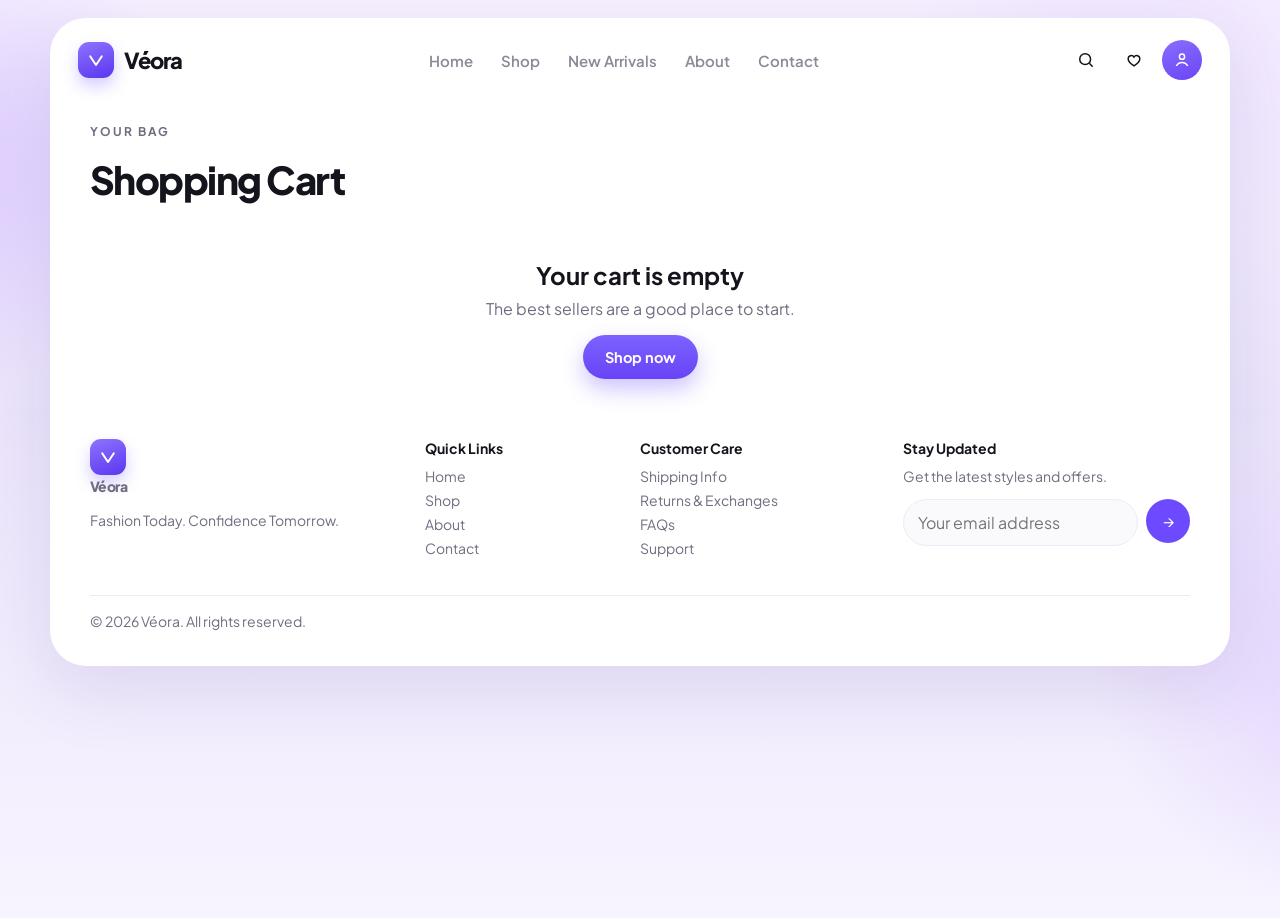
<file: cart.html>
<!DOCTYPE html>
<html lang="en">
<head>
  <meta charset="UTF-8">
  <meta name="viewport" content="width=device-width, initial-scale=1">
  <title>Cart · Véora</title>
  <meta name="description" content="Your Véora shopping cart.">
  <link rel="icon" href="favicon.svg" type="image/svg+xml">
  <link rel="preconnect" href="https://fonts.googleapis.com">
  <link rel="preconnect" href="https://fonts.gstatic.com" crossorigin>
  <link href="https://fonts.googleapis.com/css2?family=Caveat:wght@600&family=Plus+Jakarta+Sans:wght@400;500;600;700;800&display=swap" rel="stylesheet">
  <link rel="stylesheet" href="css/styles.css">
</head>
<body data-page="cart">
  <a class="skip" href="#main">Skip to content</a>
  <div class="shell">
    <header class="header">
      <a class="logo" href="index.html"><span class="logo-mark" aria-hidden="true"><svg viewBox="0 0 24 24" fill="none" stroke="#fff" stroke-width="2.4" stroke-linecap="round" stroke-linejoin="round"><path d="M5 7.5 12 18l7-10.5"/></svg></span>Véora</a>
      <button class="nav-toggle" type="button" aria-label="Open menu" aria-expanded="false"><span></span><span></span><span></span></button>
      <nav class="nav" id="site-nav">
        <a href="index.html">Home</a>
        <a href="shop.html">Shop</a>
        <a href="arrivals.html">New Arrivals</a>
        <a href="about.html">About</a>
        <a href="contact.html">Contact</a>
      </nav>
      <div class="header-tools">
        <button class="icon-btn" id="search-open" type="button" aria-label="Search"><svg viewBox="0 0 24 24" fill="none" stroke="currentColor" stroke-width="1.8"><circle cx="11" cy="11" r="6.5"/><path d="m16 16 4 4"/></svg></button>
        <a class="icon-btn" href="wishlist.html" aria-label="Wishlist"><svg viewBox="0 0 24 24" fill="none" stroke="currentColor" stroke-width="1.8"><path d="M12 19s-7-4.2-7-8.5a3.8 3.8 0 0 1 7-2 3.8 3.8 0 0 1 7 2C19 14.8 12 19 12 19z"/></svg><span class="count" data-wish-count hidden>0</span></a>
        <div class="account">
          <button class="icon-btn account-btn" id="account-open" type="button" aria-label="Account menu"><svg viewBox="0 0 24 24" fill="none" stroke="currentColor" stroke-width="1.8"><circle cx="12" cy="8" r="3.1"/><path d="M5.2 19.2c1.4-2.8 3.6-4.2 6.8-4.2s5.4 1.4 6.8 4.2"/></svg></button>
          <div class="dropdown" id="account-menu" hidden>
            <a href="cart.html">Shopping cart <b data-cart-count>0</b></a>
            <a href="wishlist.html">Saved items <b data-wish-count hidden>0</b></a>
            <a href="orders.html">My orders</a>
            <a href="help.html">Help center</a>
          </div>
        </div>
      </div>
    </header>
    <div class="search-panel" id="search-panel" hidden>
      <input id="search-input" type="search" placeholder="Search hoodies, caps, shoes…" aria-label="Search the collection">
      <div id="search-results"></div>
    </div>
    <main id="main">
      <div class="page-intro"><p class="eyebrow">YOUR BAG</p><h1>Shopping Cart</h1></div>
      <div id="cart-root"></div>
    </main>
    <footer class="footer">
      <div><a class="logo" href="index.html"><span class="logo-mark" aria-hidden="true"><svg viewBox="0 0 24 24" fill="none" stroke="#fff" stroke-width="2.4" stroke-linecap="round" stroke-linejoin="round"><path d="M5 7.5 12 18l7-10.5"/></svg></span>Véora</a><p style="margin-top:10px">Fashion Today. Confidence Tomorrow.</p></div>
      <div><h3>Quick Links</h3><a href="index.html">Home</a><a href="shop.html">Shop</a><a href="about.html">About</a><a href="contact.html">Contact</a></div>
      <div><h3>Customer Care</h3><a href="help.html#shipping">Shipping Info</a><a href="help.html#returns">Returns & Exchanges</a><a href="help.html#faqs">FAQs</a><a href="help.html#support">Support</a></div>
      <div>
        <h3>Stay Updated</h3>
        <p>Get the latest styles and offers.</p>
        <form class="newsletter" id="newsletter"><input type="email" name="email" placeholder="Your email address" aria-label="Email address" required><button type="submit" aria-label="Subscribe">→</button></form>
        <p class="form-note" id="news-note"></p>
      </div>
      <p class="legal">© 2026 Véora. All rights reserved.</p>
    </footer>
  </div>
  <div class="toast" id="toast" role="status"></div>
  <script src="js/data.js"></script>
  <script src="js/app.js"></script>
</body>
</html>
</file>
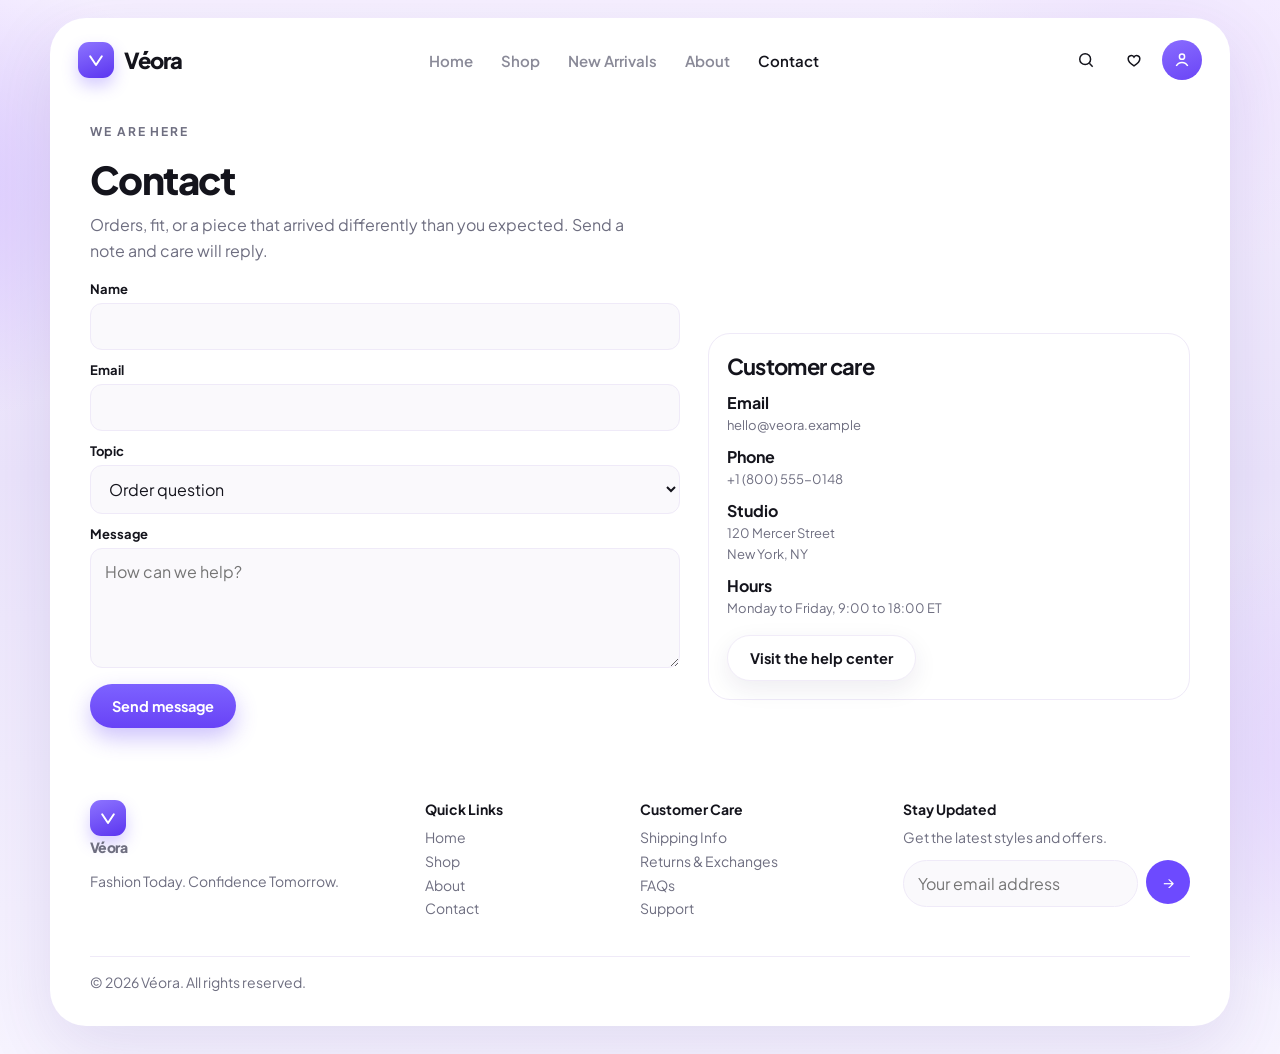
<file: contact.html>
<!DOCTYPE html>
<html lang="en">
<head>
  <meta charset="UTF-8">
  <meta name="viewport" content="width=device-width, initial-scale=1">
  <title>Contact · Véora</title>
  <meta name="description" content="Contact Véora customer care.">
  <link rel="icon" href="favicon.svg" type="image/svg+xml">
  <link rel="preconnect" href="https://fonts.googleapis.com">
  <link rel="preconnect" href="https://fonts.gstatic.com" crossorigin>
  <link href="https://fonts.googleapis.com/css2?family=Caveat:wght@600&family=Plus+Jakarta+Sans:wght@400;500;600;700;800&display=swap" rel="stylesheet">
  <link rel="stylesheet" href="css/styles.css">
</head>
<body data-page="contact">
  <a class="skip" href="#main">Skip to content</a>
  <div class="shell">
    <header class="header">
      <a class="logo" href="index.html"><span class="logo-mark" aria-hidden="true"><svg viewBox="0 0 24 24" fill="none" stroke="#fff" stroke-width="2.4" stroke-linecap="round" stroke-linejoin="round"><path d="M5 7.5 12 18l7-10.5"/></svg></span>Véora</a>
      <button class="nav-toggle" type="button" aria-label="Open menu" aria-expanded="false"><span></span><span></span><span></span></button>
      <nav class="nav" id="site-nav">
        <a href="index.html">Home</a>
        <a href="shop.html">Shop</a>
        <a href="arrivals.html">New Arrivals</a>
        <a href="about.html">About</a>
        <a class="active" href="contact.html" aria-current="page">Contact</a>
      </nav>
      <div class="header-tools">
        <button class="icon-btn" id="search-open" type="button" aria-label="Search"><svg viewBox="0 0 24 24" fill="none" stroke="currentColor" stroke-width="1.8"><circle cx="11" cy="11" r="6.5"/><path d="m16 16 4 4"/></svg></button>
        <a class="icon-btn" href="wishlist.html" aria-label="Wishlist"><svg viewBox="0 0 24 24" fill="none" stroke="currentColor" stroke-width="1.8"><path d="M12 19s-7-4.2-7-8.5a3.8 3.8 0 0 1 7-2 3.8 3.8 0 0 1 7 2C19 14.8 12 19 12 19z"/></svg><span class="count" data-wish-count hidden>0</span></a>
        <div class="account">
          <button class="icon-btn account-btn" id="account-open" type="button" aria-label="Account menu"><svg viewBox="0 0 24 24" fill="none" stroke="currentColor" stroke-width="1.8"><circle cx="12" cy="8" r="3.1"/><path d="M5.2 19.2c1.4-2.8 3.6-4.2 6.8-4.2s5.4 1.4 6.8 4.2"/></svg></button>
          <div class="dropdown" id="account-menu" hidden>
            <a href="cart.html">Shopping cart <b data-cart-count>0</b></a>
            <a href="wishlist.html">Saved items <b data-wish-count hidden>0</b></a>
            <a href="orders.html">My orders</a>
            <a href="help.html">Help center</a>
          </div>
        </div>
      </div>
    </header>
    <div class="search-panel" id="search-panel" hidden>
      <input id="search-input" type="search" placeholder="Search hoodies, caps, shoes…" aria-label="Search the collection">
      <div id="search-results"></div>
    </div>
    <main id="main">
      <div class="page-intro">
        <p class="eyebrow">WE ARE HERE</p>
        <h1>Contact</h1>
        <p>Orders, fit, or a piece that arrived differently than you expected. Send a note and care will reply.</p>
      </div>
      <section class="contact-grid">
        <div>
          <form id="contact-form">
            <div class="field"><label for="name">Name</label><input id="name" name="name" required autocomplete="name"></div>
            <div class="field"><label for="email">Email</label><input id="email" name="email" type="email" required autocomplete="email"></div>
            <div class="field">
              <label for="topic">Topic</label>
              <select id="topic" name="topic">
                <option>Order question</option>
                <option>Returns & exchanges</option>
                <option>Product and fit</option>
                <option>Something else</option>
              </select>
            </div>
            <div class="field"><label for="message">Message</label><textarea id="message" name="message" required placeholder="How can we help?"></textarea></div>
            <button class="btn btn-primary" type="submit">Send message</button>
            <p class="form-note" id="contact-note"></p>
          </form>
          <div class="success-box" id="contact-success" hidden>
            <h3>Message received</h3>
            <p class="muted">Thanks for writing. This demo stores nothing, so a stylist will not email you back. For a real shop, this is where the note would land.</p>
          </div>
        </div>
        <aside class="panel">
          <h2 style="font-size:22px;letter-spacing:-0.03em;margin-bottom:12px">Customer care</h2>
          <p><strong>Email</strong><br><span class="muted">hello@veora.example</span></p>
          <p style="margin-top:12px"><strong>Phone</strong><br><span class="muted">+1 (800) 555-0148</span></p>
          <p style="margin-top:12px"><strong>Studio</strong><br><span class="muted">120 Mercer Street<br>New York, NY</span></p>
          <p style="margin-top:12px"><strong>Hours</strong><br><span class="muted">Monday to Friday, 9:00 to 18:00 ET</span></p>
          <a class="btn btn-ghost" style="margin-top:18px" href="help.html">Visit the help center</a>
        </aside>
      </section>
    </main>
    <footer class="footer">
      <div><a class="logo" href="index.html"><span class="logo-mark" aria-hidden="true"><svg viewBox="0 0 24 24" fill="none" stroke="#fff" stroke-width="2.4" stroke-linecap="round" stroke-linejoin="round"><path d="M5 7.5 12 18l7-10.5"/></svg></span>Véora</a><p style="margin-top:10px">Fashion Today. Confidence Tomorrow.</p></div>
      <div><h3>Quick Links</h3><a href="index.html">Home</a><a href="shop.html">Shop</a><a href="about.html">About</a><a href="contact.html">Contact</a></div>
      <div><h3>Customer Care</h3><a href="help.html#shipping">Shipping Info</a><a href="help.html#returns">Returns & Exchanges</a><a href="help.html#faqs">FAQs</a><a href="help.html#support">Support</a></div>
      <div>
        <h3>Stay Updated</h3>
        <p>Get the latest styles and offers.</p>
        <form class="newsletter" id="newsletter"><input type="email" name="email" placeholder="Your email address" aria-label="Email address" required><button type="submit" aria-label="Subscribe">→</button></form>
        <p class="form-note" id="news-note"></p>
      </div>
      <p class="legal">© 2026 Véora. All rights reserved.</p>
    </footer>
  </div>
  <div class="toast" id="toast" role="status"></div>
  <script src="js/data.js"></script>
  <script src="js/app.js"></script>
</body>
</html>
</file>
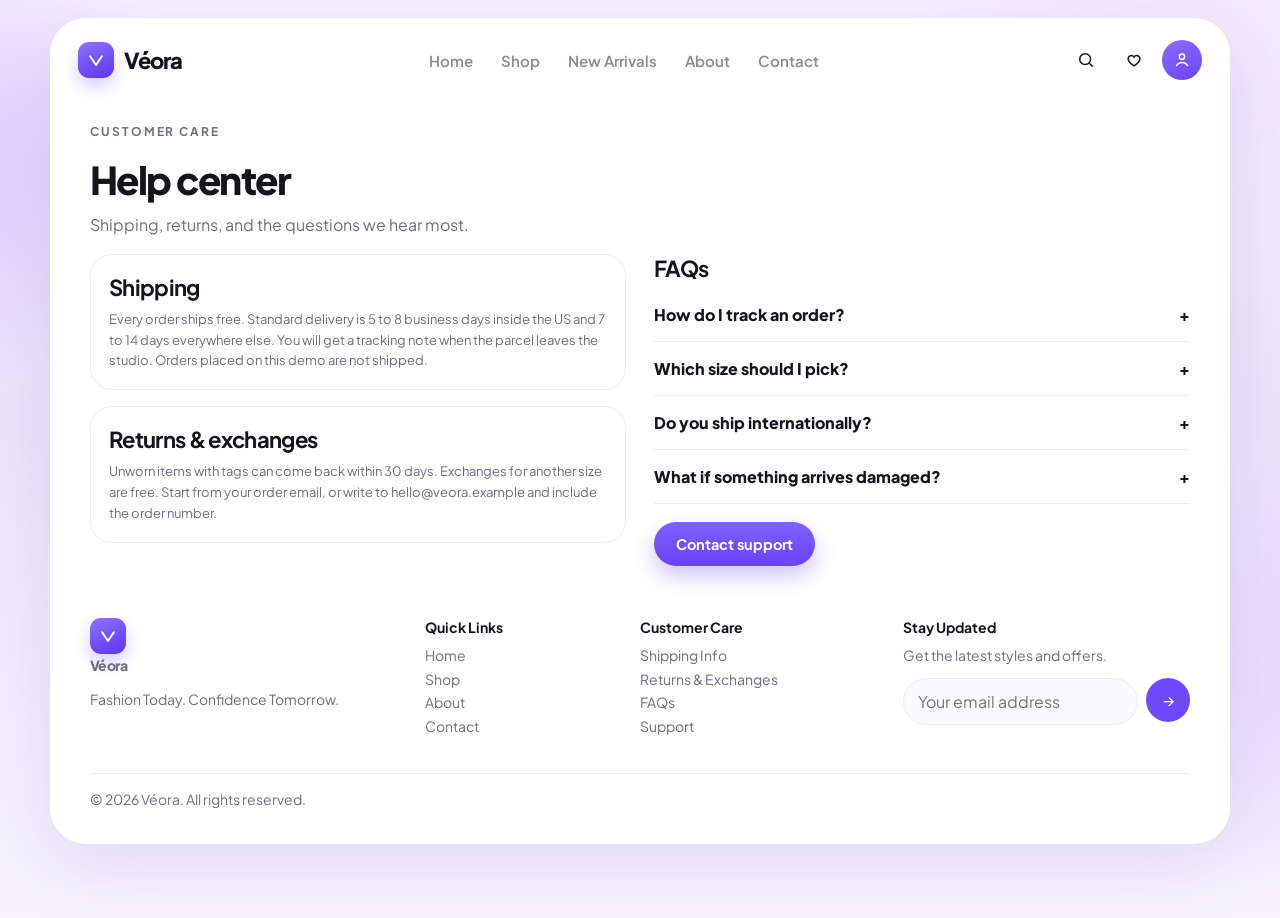
<file: help.html>
<!DOCTYPE html>
<html lang="en">
<head>
  <meta charset="UTF-8">
  <meta name="viewport" content="width=device-width, initial-scale=1">
  <title>Help · Véora</title>
  <meta name="description" content="Shipping, returns, and answers from Véora customer care.">
  <link rel="icon" href="favicon.svg" type="image/svg+xml">
  <link rel="preconnect" href="https://fonts.googleapis.com">
  <link rel="preconnect" href="https://fonts.gstatic.com" crossorigin>
  <link href="https://fonts.googleapis.com/css2?family=Caveat:wght@600&family=Plus+Jakarta+Sans:wght@400;500;600;700;800&display=swap" rel="stylesheet">
  <link rel="stylesheet" href="css/styles.css">
</head>
<body data-page="help">
  <a class="skip" href="#main">Skip to content</a>
  <div class="shell">
    <header class="header">
      <a class="logo" href="index.html"><span class="logo-mark" aria-hidden="true"><svg viewBox="0 0 24 24" fill="none" stroke="#fff" stroke-width="2.4" stroke-linecap="round" stroke-linejoin="round"><path d="M5 7.5 12 18l7-10.5"/></svg></span>Véora</a>
      <button class="nav-toggle" type="button" aria-label="Open menu" aria-expanded="false"><span></span><span></span><span></span></button>
      <nav class="nav" id="site-nav">
        <a href="index.html">Home</a>
        <a href="shop.html">Shop</a>
        <a href="arrivals.html">New Arrivals</a>
        <a href="about.html">About</a>
        <a href="contact.html">Contact</a>
      </nav>
      <div class="header-tools">
        <button class="icon-btn" id="search-open" type="button" aria-label="Search"><svg viewBox="0 0 24 24" fill="none" stroke="currentColor" stroke-width="1.8"><circle cx="11" cy="11" r="6.5"/><path d="m16 16 4 4"/></svg></button>
        <a class="icon-btn" href="wishlist.html" aria-label="Wishlist"><svg viewBox="0 0 24 24" fill="none" stroke="currentColor" stroke-width="1.8"><path d="M12 19s-7-4.2-7-8.5a3.8 3.8 0 0 1 7-2 3.8 3.8 0 0 1 7 2C19 14.8 12 19 12 19z"/></svg><span class="count" data-wish-count hidden>0</span></a>
        <div class="account">
          <button class="icon-btn account-btn" id="account-open" type="button" aria-label="Account menu"><svg viewBox="0 0 24 24" fill="none" stroke="currentColor" stroke-width="1.8"><circle cx="12" cy="8" r="3.1"/><path d="M5.2 19.2c1.4-2.8 3.6-4.2 6.8-4.2s5.4 1.4 6.8 4.2"/></svg></button>
          <div class="dropdown" id="account-menu" hidden>
            <a href="cart.html">Shopping cart <b data-cart-count>0</b></a>
            <a href="wishlist.html">Saved items <b data-wish-count hidden>0</b></a>
            <a href="orders.html">My orders</a>
            <a href="help.html">Help center</a>
          </div>
        </div>
      </div>
    </header>
    <div class="search-panel" id="search-panel" hidden>
      <input id="search-input" type="search" placeholder="Search hoodies, caps, shoes…" aria-label="Search the collection">
      <div id="search-results"></div>
    </div>
    <main id="main">
      <div class="page-intro">
        <p class="eyebrow">CUSTOMER CARE</p>
        <h1>Help center</h1>
        <p>Shipping, returns, and the questions we hear most.</p>
      </div>
      <div class="help-wrap">
        <div>
          <section id="shipping" class="panel" style="margin-bottom:16px">
            <h2 style="font-size:22px;letter-spacing:-0.03em">Shipping</h2>
            <p class="muted" style="margin-top:8px;line-height:1.6">Every order ships free. Standard delivery is 5 to 8 business days inside the US and 7 to 14 days everywhere else. You will get a tracking note when the parcel leaves the studio. Orders placed on this demo are not shipped.</p>
          </section>
          <section id="returns" class="panel">
            <h2 style="font-size:22px;letter-spacing:-0.03em">Returns & exchanges</h2>
            <p class="muted" style="margin-top:8px;line-height:1.6">Unworn items with tags can come back within 30 days. Exchanges for another size are free. Start from your order email, or write to hello@veora.example and include the order number.</p>
          </section>
        </div>
        <div id="faqs">
          <h2 style="font-size:22px;letter-spacing:-0.03em;margin-bottom:6px">FAQs</h2>
          <div class="faq-item">
            <button class="faq-q" type="button" aria-expanded="false">How do I track an order?<span>+</span></button>
            <div class="faq-a" hidden>Tracking is emailed when the label is created. On this demo, placing an order confirms on screen and does not create a shipment.</div>
          </div>
          <div class="faq-item">
            <button class="faq-q" type="button" aria-expanded="false">Which size should I pick?<span>+</span></button>
            <div class="faq-a" hidden>Hoodies and crewnecks are relaxed. If you are between sizes and want a closer fit, take the smaller one. Shoes follow standard US sizing.</div>
          </div>
          <div class="faq-item">
            <button class="faq-q" type="button" aria-expanded="false">Do you ship internationally?<span>+</span></button>
            <div class="faq-a" hidden>Yes. Shipping is free worldwide. Duties, when they apply, are collected by the carrier on delivery.</div>
          </div>
          <div class="faq-item">
            <button class="faq-q" type="button" aria-expanded="false">What if something arrives damaged?<span>+</span></button>
            <div class="faq-a" hidden>Write within 7 days with a photo. We replace it or refund it, your choice. Support lives at the contact page.</div>
          </div>
          <p id="support" style="margin-top:18px"><a class="btn btn-primary" href="contact.html">Contact support</a></p>
        </div>
      </div>
    </main>
    <footer class="footer">
      <div><a class="logo" href="index.html"><span class="logo-mark" aria-hidden="true"><svg viewBox="0 0 24 24" fill="none" stroke="#fff" stroke-width="2.4" stroke-linecap="round" stroke-linejoin="round"><path d="M5 7.5 12 18l7-10.5"/></svg></span>Véora</a><p style="margin-top:10px">Fashion Today. Confidence Tomorrow.</p></div>
      <div><h3>Quick Links</h3><a href="index.html">Home</a><a href="shop.html">Shop</a><a href="about.html">About</a><a href="contact.html">Contact</a></div>
      <div><h3>Customer Care</h3><a href="help.html#shipping">Shipping Info</a><a href="help.html#returns">Returns & Exchanges</a><a href="help.html#faqs">FAQs</a><a href="help.html#support">Support</a></div>
      <div>
        <h3>Stay Updated</h3>
        <p>Get the latest styles and offers.</p>
        <form class="newsletter" id="newsletter"><input type="email" name="email" placeholder="Your email address" aria-label="Email address" required><button type="submit" aria-label="Subscribe">→</button></form>
        <p class="form-note" id="news-note"></p>
      </div>
      <p class="legal">© 2026 Véora. All rights reserved.</p>
    </footer>
  </div>
  <div class="toast" id="toast" role="status"></div>
  <script src="js/data.js"></script>
  <script src="js/app.js"></script>
</body>
</html>
</file>
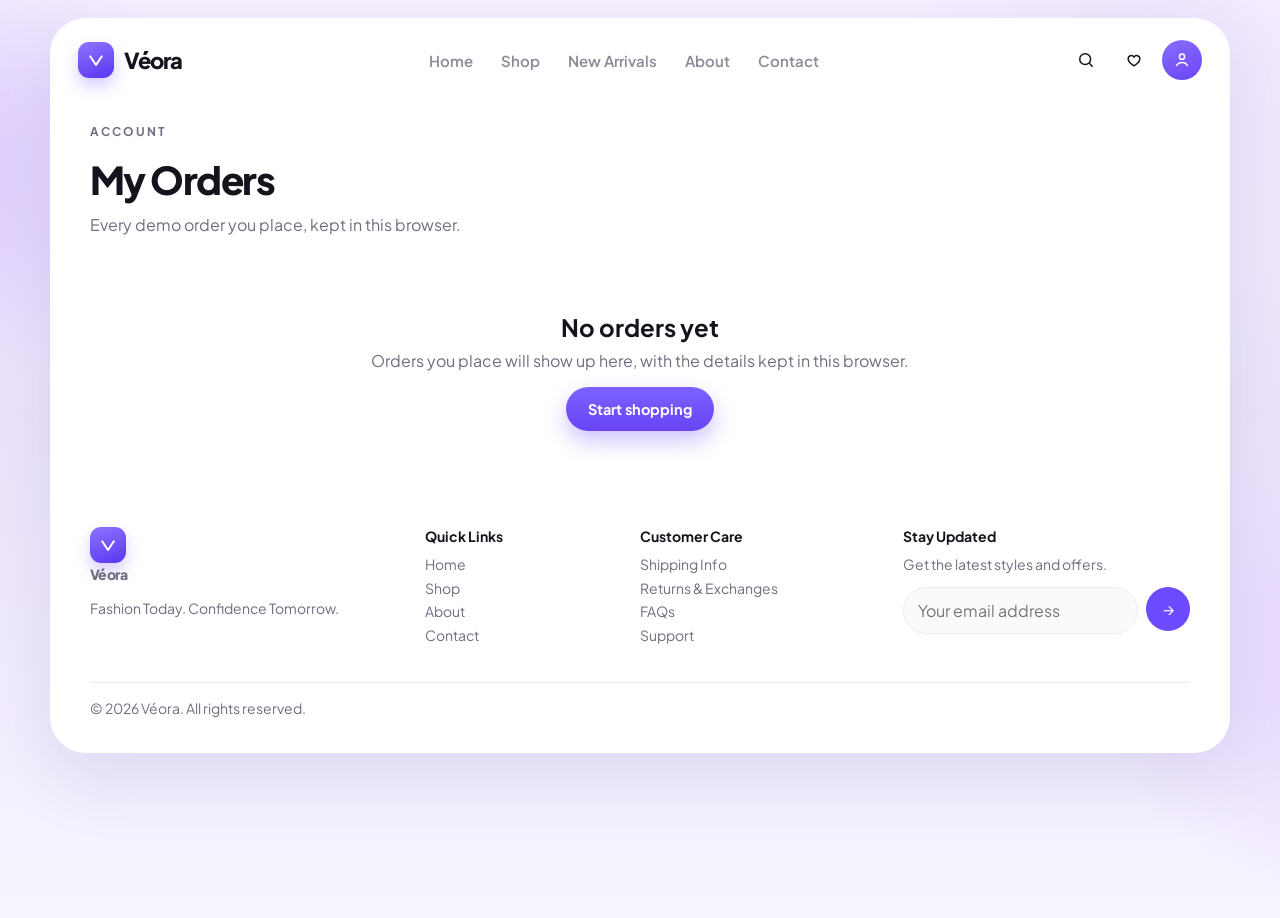
<file: orders.html>
<!DOCTYPE html>
<html lang="en">
<head>
  <meta charset="UTF-8">
  <meta name="viewport" content="width=device-width, initial-scale=1">
  <title>Orders · Véora</title>
  <meta name="description" content="Your Véora order history.">
  <link rel="icon" href="favicon.svg" type="image/svg+xml">
  <link rel="preconnect" href="https://fonts.googleapis.com">
  <link rel="preconnect" href="https://fonts.gstatic.com" crossorigin>
  <link href="https://fonts.googleapis.com/css2?family=Caveat:wght@600&family=Plus+Jakarta+Sans:wght@400;500;600;700;800&display=swap" rel="stylesheet">
  <link rel="stylesheet" href="css/styles.css">
</head>
<body data-page="orders">
  <a class="skip" href="#main">Skip to content</a>
  <div class="shell">
    <header class="header">
      <a class="logo" href="index.html"><span class="logo-mark" aria-hidden="true"><svg viewBox="0 0 24 24" fill="none" stroke="#fff" stroke-width="2.4" stroke-linecap="round" stroke-linejoin="round"><path d="M5 7.5 12 18l7-10.5"/></svg></span>Véora</a>
      <button class="nav-toggle" type="button" aria-label="Open menu" aria-expanded="false"><span></span><span></span><span></span></button>
      <nav class="nav" id="site-nav">
        <a href="index.html">Home</a>
        <a href="shop.html">Shop</a>
        <a href="arrivals.html">New Arrivals</a>
        <a href="about.html">About</a>
        <a href="contact.html">Contact</a>
      </nav>
      <div class="header-tools">
        <button class="icon-btn" id="search-open" type="button" aria-label="Search"><svg viewBox="0 0 24 24" fill="none" stroke="currentColor" stroke-width="1.8"><circle cx="11" cy="11" r="6.5"/><path d="m16 16 4 4"/></svg></button>
        <a class="icon-btn" href="wishlist.html" aria-label="Wishlist"><svg viewBox="0 0 24 24" fill="none" stroke="currentColor" stroke-width="1.8"><path d="M12 19s-7-4.2-7-8.5a3.8 3.8 0 0 1 7-2 3.8 3.8 0 0 1 7 2C19 14.8 12 19 12 19z"/></svg><span class="count" data-wish-count hidden>0</span></a>
        <div class="account">
          <button class="icon-btn account-btn" id="account-open" type="button" aria-label="Account menu"><svg viewBox="0 0 24 24" fill="none" stroke="currentColor" stroke-width="1.8"><circle cx="12" cy="8" r="3.1"/><path d="M5.2 19.2c1.4-2.8 3.6-4.2 6.8-4.2s5.4 1.4 6.8 4.2"/></svg></button>
          <div class="dropdown" id="account-menu" hidden>
            <a href="cart.html">Shopping cart <b data-cart-count>0</b></a>
            <a href="wishlist.html">Saved items <b data-wish-count hidden>0</b></a>
            <a href="orders.html">My orders</a>
            <a href="help.html">Help center</a>
          </div>
        </div>
      </div>
    </header>
    <div class="search-panel" id="search-panel" hidden>
      <input id="search-input" type="search" placeholder="Search hoodies, caps, shoes…" aria-label="Search the collection">
      <div id="search-results"></div>
    </div>
    <main id="main">
      <div class="page-intro"><p class="eyebrow">ACCOUNT</p><h1>My Orders</h1><p>Every demo order you place, kept in this browser.</p></div>
      <section class="section"><div id="orders-root"></div></section>
    </main>
    <footer class="footer">
      <div><a class="logo" href="index.html"><span class="logo-mark" aria-hidden="true"><svg viewBox="0 0 24 24" fill="none" stroke="#fff" stroke-width="2.4" stroke-linecap="round" stroke-linejoin="round"><path d="M5 7.5 12 18l7-10.5"/></svg></span>Véora</a><p style="margin-top:10px">Fashion Today. Confidence Tomorrow.</p></div>
      <div><h3>Quick Links</h3><a href="index.html">Home</a><a href="shop.html">Shop</a><a href="about.html">About</a><a href="contact.html">Contact</a></div>
      <div><h3>Customer Care</h3><a href="help.html#shipping">Shipping Info</a><a href="help.html#returns">Returns & Exchanges</a><a href="help.html#faqs">FAQs</a><a href="help.html#support">Support</a></div>
      <div>
        <h3>Stay Updated</h3>
        <p>Get the latest styles and offers.</p>
        <form class="newsletter" id="newsletter"><input type="email" name="email" placeholder="Your email address" aria-label="Email address" required><button type="submit" aria-label="Subscribe">→</button></form>
        <p class="form-note" id="news-note"></p>
      </div>
      <p class="legal">© 2026 Véora. All rights reserved.</p>
    </footer>
  </div>
  <div class="toast" id="toast" role="status"></div>
  <script src="js/data.js"></script>
  <script src="js/app.js"></script>
</body>
</html>
</file>
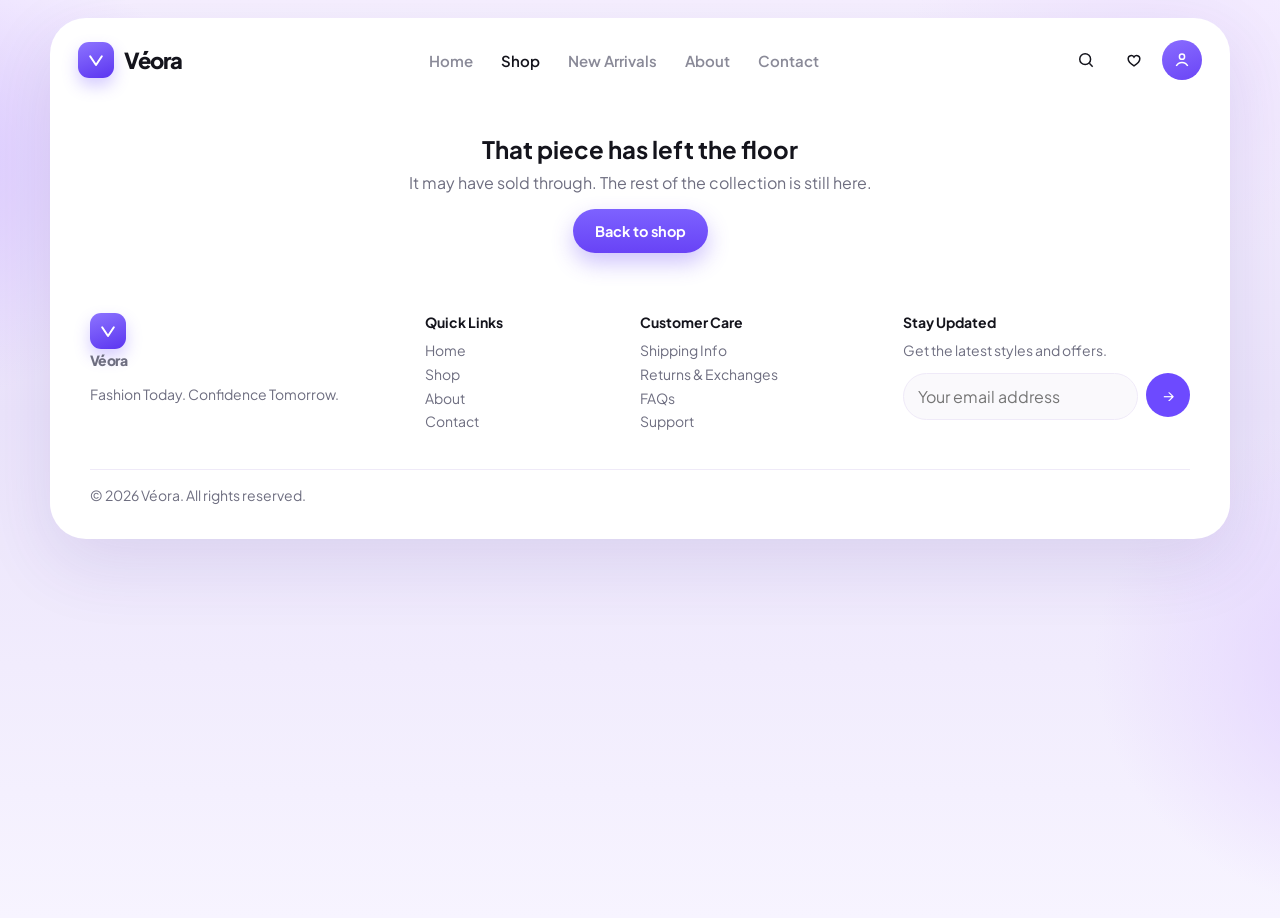
<file: product.html>
<!DOCTYPE html>
<html lang="en">
<head>
  <meta charset="UTF-8">
  <meta name="viewport" content="width=device-width, initial-scale=1">
  <title>Product · Véora</title>
  <meta name="description" content="Véora product details, sizes, and reviews.">
  <link rel="icon" href="favicon.svg" type="image/svg+xml">
  <link rel="preconnect" href="https://fonts.googleapis.com">
  <link rel="preconnect" href="https://fonts.gstatic.com" crossorigin>
  <link href="https://fonts.googleapis.com/css2?family=Caveat:wght@600&family=Plus+Jakarta+Sans:wght@400;500;600;700;800&display=swap" rel="stylesheet">
  <link rel="stylesheet" href="css/styles.css">
</head>
<body data-page="product">
  <a class="skip" href="#main">Skip to content</a>
  <div class="shell">
    <header class="header">
      <a class="logo" href="index.html"><span class="logo-mark" aria-hidden="true"><svg viewBox="0 0 24 24" fill="none" stroke="#fff" stroke-width="2.4" stroke-linecap="round" stroke-linejoin="round"><path d="M5 7.5 12 18l7-10.5"/></svg></span>Véora</a>
      <button class="nav-toggle" type="button" aria-label="Open menu" aria-expanded="false"><span></span><span></span><span></span></button>
      <nav class="nav" id="site-nav">
        <a href="index.html">Home</a>
        <a class="active" href="shop.html">Shop</a>
        <a href="arrivals.html">New Arrivals</a>
        <a href="about.html">About</a>
        <a href="contact.html">Contact</a>
      </nav>
      <div class="header-tools">
        <button class="icon-btn" id="search-open" type="button" aria-label="Search"><svg viewBox="0 0 24 24" fill="none" stroke="currentColor" stroke-width="1.8"><circle cx="11" cy="11" r="6.5"/><path d="m16 16 4 4"/></svg></button>
        <a class="icon-btn" href="wishlist.html" aria-label="Wishlist"><svg viewBox="0 0 24 24" fill="none" stroke="currentColor" stroke-width="1.8"><path d="M12 19s-7-4.2-7-8.5a3.8 3.8 0 0 1 7-2 3.8 3.8 0 0 1 7 2C19 14.8 12 19 12 19z"/></svg><span class="count" data-wish-count hidden>0</span></a>
        <div class="account">
          <button class="icon-btn account-btn" id="account-open" type="button" aria-label="Account menu"><svg viewBox="0 0 24 24" fill="none" stroke="currentColor" stroke-width="1.8"><circle cx="12" cy="8" r="3.1"/><path d="M5.2 19.2c1.4-2.8 3.6-4.2 6.8-4.2s5.4 1.4 6.8 4.2"/></svg></button>
          <div class="dropdown" id="account-menu" hidden>
            <a href="cart.html">Shopping cart <b data-cart-count>0</b></a>
            <a href="wishlist.html">Saved items <b data-wish-count hidden>0</b></a>
            <a href="orders.html">My orders</a>
            <a href="help.html">Help center</a>
          </div>
        </div>
      </div>
    </header>
    <div class="search-panel" id="search-panel" hidden>
      <input id="search-input" type="search" placeholder="Search hoodies, caps, shoes…" aria-label="Search the collection">
      <div id="search-results"></div>
    </div>
    <main id="main"><div id="product-root"></div></main>
    <footer class="footer">
      <div><a class="logo" href="index.html"><span class="logo-mark" aria-hidden="true"><svg viewBox="0 0 24 24" fill="none" stroke="#fff" stroke-width="2.4" stroke-linecap="round" stroke-linejoin="round"><path d="M5 7.5 12 18l7-10.5"/></svg></span>Véora</a><p style="margin-top:10px">Fashion Today. Confidence Tomorrow.</p></div>
      <div><h3>Quick Links</h3><a href="index.html">Home</a><a href="shop.html">Shop</a><a href="about.html">About</a><a href="contact.html">Contact</a></div>
      <div><h3>Customer Care</h3><a href="help.html#shipping">Shipping Info</a><a href="help.html#returns">Returns & Exchanges</a><a href="help.html#faqs">FAQs</a><a href="help.html#support">Support</a></div>
      <div>
        <h3>Stay Updated</h3>
        <p>Get the latest styles and offers.</p>
        <form class="newsletter" id="newsletter"><input type="email" name="email" placeholder="Your email address" aria-label="Email address" required><button type="submit" aria-label="Subscribe">→</button></form>
        <p class="form-note" id="news-note"></p>
      </div>
      <p class="legal">© 2026 Véora. All rights reserved.</p>
    </footer>
  </div>
  <div class="toast" id="toast" role="status"></div>
  <script src="js/data.js"></script>
  <script src="js/app.js"></script>
</body>
</html>
</file>
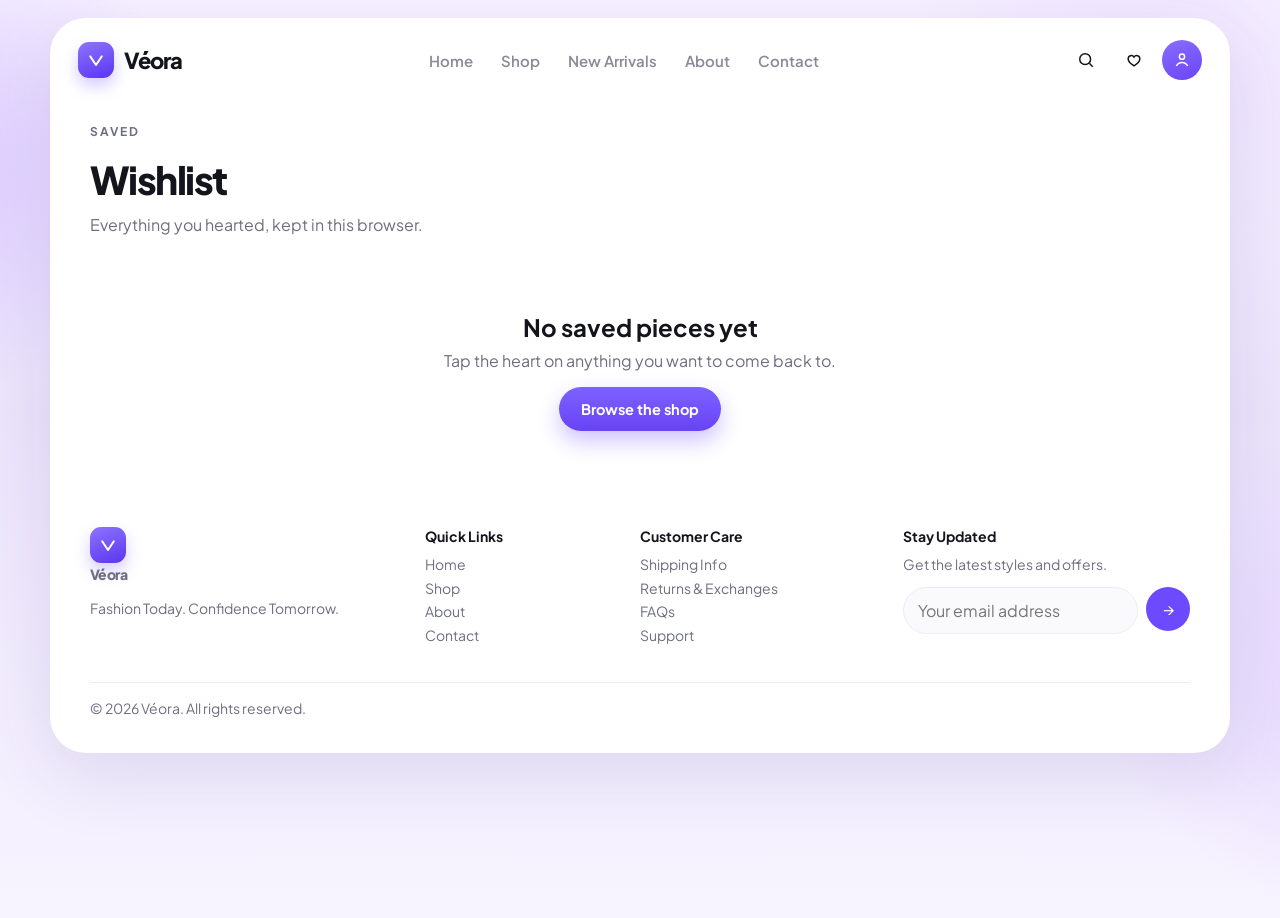
<file: wishlist.html>
<!DOCTYPE html>
<html lang="en">
<head>
  <meta charset="UTF-8">
  <meta name="viewport" content="width=device-width, initial-scale=1">
  <title>Wishlist · Véora</title>
  <meta name="description" content="Pieces you saved at Véora.">
  <link rel="icon" href="favicon.svg" type="image/svg+xml">
  <link rel="preconnect" href="https://fonts.googleapis.com">
  <link rel="preconnect" href="https://fonts.gstatic.com" crossorigin>
  <link href="https://fonts.googleapis.com/css2?family=Caveat:wght@600&family=Plus+Jakarta+Sans:wght@400;500;600;700;800&display=swap" rel="stylesheet">
  <link rel="stylesheet" href="css/styles.css">
</head>
<body data-page="wishlist">
  <a class="skip" href="#main">Skip to content</a>
  <div class="shell">
    <header class="header">
      <a class="logo" href="index.html"><span class="logo-mark" aria-hidden="true"><svg viewBox="0 0 24 24" fill="none" stroke="#fff" stroke-width="2.4" stroke-linecap="round" stroke-linejoin="round"><path d="M5 7.5 12 18l7-10.5"/></svg></span>Véora</a>
      <button class="nav-toggle" type="button" aria-label="Open menu" aria-expanded="false"><span></span><span></span><span></span></button>
      <nav class="nav" id="site-nav">
        <a href="index.html">Home</a>
        <a href="shop.html">Shop</a>
        <a href="arrivals.html">New Arrivals</a>
        <a href="about.html">About</a>
        <a href="contact.html">Contact</a>
      </nav>
      <div class="header-tools">
        <button class="icon-btn" id="search-open" type="button" aria-label="Search"><svg viewBox="0 0 24 24" fill="none" stroke="currentColor" stroke-width="1.8"><circle cx="11" cy="11" r="6.5"/><path d="m16 16 4 4"/></svg></button>
        <a class="icon-btn" href="wishlist.html" aria-label="Wishlist" aria-current="page"><svg viewBox="0 0 24 24" fill="none" stroke="currentColor" stroke-width="1.8"><path d="M12 19s-7-4.2-7-8.5a3.8 3.8 0 0 1 7-2 3.8 3.8 0 0 1 7 2C19 14.8 12 19 12 19z"/></svg><span class="count" data-wish-count hidden>0</span></a>
        <div class="account">
          <button class="icon-btn account-btn" id="account-open" type="button" aria-label="Account menu"><svg viewBox="0 0 24 24" fill="none" stroke="currentColor" stroke-width="1.8"><circle cx="12" cy="8" r="3.1"/><path d="M5.2 19.2c1.4-2.8 3.6-4.2 6.8-4.2s5.4 1.4 6.8 4.2"/></svg></button>
          <div class="dropdown" id="account-menu" hidden>
            <a href="cart.html">Shopping cart <b data-cart-count>0</b></a>
            <a href="wishlist.html">Saved items <b data-wish-count hidden>0</b></a>
            <a href="orders.html">My orders</a>
            <a href="help.html">Help center</a>
          </div>
        </div>
      </div>
    </header>
    <div class="search-panel" id="search-panel" hidden>
      <input id="search-input" type="search" placeholder="Search hoodies, caps, shoes…" aria-label="Search the collection">
      <div id="search-results"></div>
    </div>
    <main id="main">
      <div class="page-intro"><p class="eyebrow">SAVED</p><h1>Wishlist</h1><p>Everything you hearted, kept in this browser.</p></div>
      <section class="section"><div class="product-grid" id="wish-grid"></div></section>
    </main>
    <footer class="footer">
      <div><a class="logo" href="index.html"><span class="logo-mark" aria-hidden="true"><svg viewBox="0 0 24 24" fill="none" stroke="#fff" stroke-width="2.4" stroke-linecap="round" stroke-linejoin="round"><path d="M5 7.5 12 18l7-10.5"/></svg></span>Véora</a><p style="margin-top:10px">Fashion Today. Confidence Tomorrow.</p></div>
      <div><h3>Quick Links</h3><a href="index.html">Home</a><a href="shop.html">Shop</a><a href="about.html">About</a><a href="contact.html">Contact</a></div>
      <div><h3>Customer Care</h3><a href="help.html#shipping">Shipping Info</a><a href="help.html#returns">Returns & Exchanges</a><a href="help.html#faqs">FAQs</a><a href="help.html#support">Support</a></div>
      <div>
        <h3>Stay Updated</h3>
        <p>Get the latest styles and offers.</p>
        <form class="newsletter" id="newsletter"><input type="email" name="email" placeholder="Your email address" aria-label="Email address" required><button type="submit" aria-label="Subscribe">→</button></form>
        <p class="form-note" id="news-note"></p>
      </div>
      <p class="legal">© 2026 Véora. All rights reserved.</p>
    </footer>
  </div>
  <div class="toast" id="toast" role="status"></div>
  <script src="js/data.js"></script>
  <script src="js/app.js"></script>
</body>
</html>
</file>
<file: css/styles.css>
:root {
  --violet: #6d4aff;
  --violet-deep: #5b35f0;
  --violet-soft: #f3eeff;
  --ink: #14141c;
  --muted: #6e6e80;
  --line: #efeaf8;
  --navy: #160d36;
  --sale: #ef3d55;
  --star: #f5b301;
  --card: #ffffff;
  --shadow: 0 24px 70px rgba(78, 48, 150, 0.12);
  --radius: 28px;
  font-family: "Plus Jakarta Sans", "Segoe UI", sans-serif;
}

* { box-sizing: border-box; }
[hidden] { display: none !important; }
:focus-visible { outline: 2px solid var(--violet); outline-offset: 2px; }
html { scroll-behavior: smooth; }
body {
  margin: 0;
  color: var(--ink);
  background:
    radial-gradient(520px 380px at -8% 18%, #d9c6ff 0%, transparent 62%),
    radial-gradient(480px 420px at 108% 72%, #e3d2ff 0%, transparent 60%),
    radial-gradient(360px 280px at 90% 8%, #efe4ff 0%, transparent 70%),
    linear-gradient(180deg, #f6f0ff 0%, #ebe4fb 45%, #f7f4ff 100%);
  min-height: 100vh;
}
img { max-width: 100%; display: block; }
button, input, textarea, select { font: inherit; color: inherit; }
button { cursor: pointer; }
a { color: inherit; text-decoration: none; }
h1, h2, h3, p { margin: 0; }
ul { margin: 0; padding: 0; list-style: none; }
::selection { background: #ddd4ff; }

.skip {
  position: absolute;
  left: 12px;
  top: -40px;
  background: var(--navy);
  color: #fff;
  padding: 8px 12px;
  border-radius: 8px;
  z-index: 80;
}
.skip:focus { top: 12px; }

.shell {
  width: min(1180px, calc(100% - 28px));
  margin: 18px auto 28px;
  background: #fff;
  border-radius: 36px;
  box-shadow: var(--shadow);
  position: relative;
  overflow: hidden;
}

.header {
  display: grid;
  grid-template-columns: auto 1fr auto;
  align-items: center;
  gap: 18px;
  padding: 22px 28px 6px;
  position: relative;
}
.logo {
  display: flex;
  align-items: center;
  gap: 10px;
  font-weight: 800;
  font-size: 22px;
  letter-spacing: -0.04em;
}
.logo-mark {
  width: 36px;
  height: 36px;
  border-radius: 11px;
  display: grid;
  place-items: center;
  background: linear-gradient(160deg, #8d74ff, #5b35f0);
  box-shadow: 0 8px 16px rgba(109, 74, 255, 0.28);
}
.logo-mark svg { width: 20px; height: 20px; }
.nav {
  display: flex;
  justify-content: center;
  gap: 28px;
}
.nav a {
  color: #8a8a98;
  font-weight: 600;
  font-size: 15px;
}
.nav a:hover, .nav a.active { color: var(--ink); }
.header-tools { display: flex; align-items: center; gap: 8px; }
.icon-btn {
  width: 40px;
  height: 40px;
  border-radius: 50%;
  border: 0;
  background: transparent;
  display: grid;
  place-items: center;
  position: relative;
  color: var(--ink);
}
.icon-btn:hover { background: var(--violet-soft); }
.icon-btn svg { width: 20px; height: 20px; }
.account-btn {
  background: linear-gradient(160deg, #8a6dff, #6a45f6);
  color: #fff;
}
.account-btn:hover { background: var(--violet-deep); color: #fff; }
.count {
  position: absolute;
  top: 2px;
  right: 0;
  min-width: 16px;
  height: 16px;
  padding: 0 4px;
  border-radius: 99px;
  background: var(--sale);
  color: #fff;
  font-size: 10px;
  font-weight: 700;
  display: grid;
  place-items: center;
}
.nav-toggle {
  display: none;
  width: 40px;
  height: 40px;
  border: 0;
  background: transparent;
  border-radius: 12px;
  flex-direction: column;
  justify-content: center;
  align-items: center;
  gap: 5px;
}
.nav-toggle span {
  display: block;
  width: 18px;
  height: 2px;
  background: var(--ink);
  border-radius: 2px;
}
.account { position: relative; }
.dropdown {
  position: absolute;
  right: 0;
  top: 48px;
  width: 230px;
  background: #fff;
  border-radius: 16px;
  box-shadow: 0 18px 50px rgba(40, 20, 80, 0.16);
  padding: 8px;
  z-index: 40;
  border: 1px solid var(--line);
}
.dropdown a {
  display: flex;
  justify-content: space-between;
  padding: 11px 12px;
  border-radius: 10px;
  font-weight: 600;
  font-size: 14px;
}
.dropdown a:hover { background: var(--violet-soft); }
.search-panel {
  position: absolute;
  right: 28px;
  top: 74px;
  width: min(420px, calc(100% - 40px));
  background: #fff;
  border: 1px solid var(--line);
  border-radius: 18px;
  box-shadow: 0 20px 50px rgba(40, 20, 80, 0.14);
  padding: 12px;
  z-index: 40;
}
.search-panel input {
  width: 100%;
  border: 1px solid var(--line);
  background: #faf9fc;
  border-radius: 12px;
  padding: 12px 14px;
  outline: none;
}
.search-panel input:focus { border-color: #c8b8ff; background: #fff; }
.search-hit {
  display: flex;
  gap: 12px;
  align-items: center;
  padding: 8px;
  border-radius: 12px;
  margin-top: 6px;
}
.search-hit:hover { background: var(--violet-soft); }
.search-hit img { width: 48px; height: 48px; object-fit: cover; border-radius: 10px; }
.search-hit strong { display: block; font-size: 14px; }
.search-hit span { color: var(--muted); font-size: 13px; }
.search-empty { color: var(--muted); font-size: 14px; padding: 12px 6px; }

.hero {
  display: grid;
  grid-template-columns: 1.02fr 0.98fr;
  gap: 12px;
  padding: 18px 36px 28px 56px;
  align-items: center;
  position: relative;
}
.eyebrow {
  color: var(--violet);
  font-size: 12px;
  font-weight: 700;
  letter-spacing: 0.16em;
  margin-bottom: 14px;
}
.hero h1 {
  font-size: clamp(40px, 4.7vw, 62px);
  line-height: 1.02;
  letter-spacing: -0.045em;
  font-weight: 800;
}
.hero h1 span { color: var(--violet); display: block; }
.lede {
  margin-top: 16px;
  max-width: 420px;
  color: var(--muted);
  font-size: 15.5px;
  line-height: 1.6;
}
.hero-actions { display: flex; gap: 14px; align-items: center; margin-top: 26px; flex-wrap: wrap; }
.btn {
  display: inline-flex;
  align-items: center;
  justify-content: center;
  gap: 8px;
  border: 0;
  border-radius: 999px;
  padding: 13px 22px;
  font-weight: 700;
  font-size: 14.5px;
}
.btn-primary {
  background: linear-gradient(180deg, #7d62ff, #6843f6);
  color: #fff;
  box-shadow: 0 10px 22px rgba(104, 67, 246, 0.32);
}
.btn-primary:hover { filter: brightness(1.05); }
.btn-ghost {
  background: #fff;
  color: var(--ink);
  box-shadow: 0 8px 24px rgba(40, 20, 80, 0.08);
  border: 1px solid #f1ecf8;
}
.btn-ghost:hover { background: #faf8ff; }
.play {
  width: 26px;
  height: 26px;
  border-radius: 50%;
  background: var(--violet-soft);
  color: var(--violet);
  display: grid;
  place-items: center;
}
.perks {
  margin-top: 34px;
  display: grid;
  grid-template-columns: repeat(4, minmax(0, 1fr));
  gap: 12px;
  max-width: 520px;
}
.perks li { display: flex; flex-direction: column; gap: 8px; color: #5d5d6d; font-size: 12px; font-weight: 600; line-height: 1.35; }
.perk-icon {
  width: 28px;
  height: 28px;
  color: #7a62e6;
}
.hero-visual { position: relative; min-height: 520px; }
.blob {
  position: absolute;
  border-radius: 50%;
  background: radial-gradient(circle at 35% 35%, #efe6ff, #d9c8ff 55%, #c9b2ff);
  z-index: 0;
}
.blob-a { width: 340px; height: 340px; right: 40px; top: 30px; opacity: 0.95; }
.blob-b { width: 180px; height: 180px; right: 250px; bottom: 50px; background: #efe7ff; }
.script {
  position: absolute;
  right: 18px;
  top: 28px;
  z-index: 2;
  font-family: "Caveat", cursive;
  color: #6a46ea;
  font-size: 34px;
  line-height: 0.95;
  transform: rotate(-8deg);
  text-align: right;
  width: 150px;
}
.hero-model {
  position: absolute;
  right: 48px;
  bottom: 0;
  width: min(430px, 92%);
  height: 520px;
  object-fit: cover;
  object-position: center top;
  z-index: 1;
  mask-image: linear-gradient(to bottom, #000 78%, transparent 100%);
}
.phone {
  position: absolute;
  right: 8px;
  bottom: 8px;
  width: 214px;
  z-index: 3;
  pointer-events: none;
  filter: drop-shadow(0 22px 30px rgba(50, 20, 100, 0.22));
}
.phone-frame {
  background: #111;
  border-radius: 28px;
  padding: 8px;
  border: 2px solid #2a2a2a;
}
.phone-screen {
  background: #fff;
  border-radius: 22px;
  overflow: hidden;
  height: 390px;
}
.phone-bar {
  display: flex;
  justify-content: space-between;
  font-size: 9px;
  font-weight: 700;
  padding: 6px 10px 0;
}
.phone-top {
  display: flex;
  align-items: center;
  justify-content: space-between;
  padding: 6px 10px;
  font-size: 11px;
  font-weight: 800;
}
.phone-hero {
  margin: 0 8px;
  border-radius: 12px;
  background:
    linear-gradient(90deg, rgba(255,255,255,.92) 0 48%, transparent 70%),
    url("https://images.unsplash.com/photo-1539109136881-3be0616acf4b?auto=format&fit=crop&w=400&q=70") center/cover;
  min-height: 118px;
  padding: 12px;
}
.phone-hero small { color: var(--violet); font-size: 8px; font-weight: 800; letter-spacing: 0.08em; }
.phone-hero strong { display: block; font-size: 13px; line-height: 1.15; margin: 4px 0 8px; max-width: 90px; }
.phone-hero span {
  display: inline-block;
  background: var(--violet);
  color: #fff;
  border-radius: 99px;
  font-size: 8px;
  padding: 4px 8px;
}
.phone-cats, .phone-products {
  display: grid;
  grid-template-columns: repeat(3, 1fr);
  gap: 6px;
  padding: 8px;
}
.phone-cats figure, .phone-products figure { margin: 0; text-align: center; }
.phone-cats img, .phone-products img {
  width: 100%;
  height: 46px;
  object-fit: cover;
  border-radius: 10px;
}
.phone-cats figcaption, .phone-products figcaption { font-size: 8px; margin-top: 3px; color: #666; }
.phone-label {
  font-size: 11px;
  font-weight: 800;
  padding: 2px 10px 0;
}

.section { padding: 18px 40px 36px; }
.section-head {
  display: flex;
  justify-content: space-between;
  align-items: flex-end;
  gap: 16px;
  margin-bottom: 18px;
}
.kicker {
  display: flex;
  align-items: center;
  gap: 12px;
  color: #9a93ad;
  font-size: 11px;
  font-weight: 800;
  letter-spacing: 0.16em;
  margin-bottom: 8px;
}
.kicker::before, .kicker::after {
  content: "";
  height: 1px;
  width: 36px;
  background: #e4dff0;
}
.section-head h2, .page-intro h1, .product-info h1 {
  font-size: clamp(28px, 3vw, 40px);
  letter-spacing: -0.04em;
  font-weight: 800;
}
.link-arrow { color: #7d7d8e; font-weight: 700; font-size: 14px; white-space: nowrap; }
.link-arrow:hover { color: var(--violet); }
.cat-grid, .product-grid {
  display: grid;
  grid-template-columns: repeat(4, minmax(0, 1fr));
  gap: 16px;
}
.cat-card {
  border: 1px solid #f3eef8;
  border-radius: 22px;
  overflow: hidden;
  background: #fff;
  box-shadow: 0 10px 30px rgba(70, 40, 120, 0.04);
  transition: transform 0.2s ease, box-shadow 0.2s ease;
}
.cat-card:hover { transform: translateY(-4px); box-shadow: 0 16px 36px rgba(70, 40, 120, 0.1); }
.cat-card img { height: 210px; width: 100%; object-fit: cover; }
.cat-card div { padding: 14px 16px 16px; }
.cat-card h3 { font-size: 16px; margin-bottom: 4px; }
.cat-card span { color: var(--violet); font-size: 13px; font-weight: 700; }

.product-card {
  border: 1px solid #f2eef8;
  border-radius: 22px;
  background: #fff;
  overflow: hidden;
  transition: transform 0.2s ease, box-shadow 0.2s ease;
}
.product-card:hover { transform: translateY(-4px); box-shadow: 0 16px 36px rgba(70, 40, 120, 0.1); }
.product-media {
  position: relative;
  margin: 10px;
  border-radius: 16px;
  overflow: hidden;
  background: #f5f4f8;
  aspect-ratio: 1 / 1.02;
}
.product-media img { width: 100%; height: 100%; object-fit: cover; }
.badge {
  position: absolute;
  top: 10px;
  left: 10px;
  background: var(--sale);
  color: #fff;
  font-size: 12px;
  font-weight: 800;
  border-radius: 999px;
  padding: 4px 8px;
}
.badge-new { background: var(--violet); }
.wish {
  position: absolute;
  top: 10px;
  right: 10px;
  width: 34px;
  height: 34px;
  border-radius: 50%;
  border: 0;
  background: #fff;
  box-shadow: 0 6px 16px rgba(30, 20, 60, 0.12);
  display: grid;
  place-items: center;
  color: #b9b4c6;
}
.wish.on { color: var(--sale); }
.wish svg { width: 16px; height: 16px; fill: currentColor; }
.product-info { padding: 2px 16px 16px; }
.product-info h3 { font-size: 15.5px; letter-spacing: -0.02em; }
.product-info .cat { color: var(--muted); font-size: 13px; margin: 3px 0 8px; }
.price-row { display: flex; gap: 8px; align-items: baseline; font-weight: 800; }
.price-row s { color: #b0aebd; font-weight: 600; font-size: 13px; }
.rating { display: flex; align-items: center; gap: 6px; margin-top: 8px; color: var(--muted); font-size: 12px; }
.stars { position: relative; display: inline-block; font-size: 13px; letter-spacing: 1px; line-height: 1; }
.stars-base { color: #e6e4ee; }
.stars-fill {
  color: var(--star);
  position: absolute;
  left: 0;
  top: 0;
  overflow: hidden;
  white-space: nowrap;
  width: var(--pct);
}
.quick-add {
  margin-top: 12px;
  width: 100%;
  border: 0;
  background: var(--violet-soft);
  color: var(--violet-deep);
  font-weight: 700;
  border-radius: 999px;
  padding: 9px 12px;
}
.quick-add:hover { background: var(--violet); color: #fff; }
@media (hover: hover) {
  .quick-add {
    max-height: 0;
    opacity: 0;
    margin-top: 0;
    padding-top: 0;
    padding-bottom: 0;
    overflow: hidden;
  }
  .product-card:hover .quick-add,
  .product-card:focus-within .quick-add {
    max-height: 44px;
    opacity: 1;
    margin-top: 12px;
    padding: 9px 12px;
  }
}

.promo {
  margin: 8px 28px 28px;
  border-radius: 28px;
  background:
    radial-gradient(180px 140px at 18% 30%, rgba(146, 98, 255, 0.45), transparent 70%),
    radial-gradient(160px 160px at 8% 80%, rgba(196, 120, 255, 0.28), transparent 70%),
    linear-gradient(100deg, #1a0f3d 0%, #241456 55%, #1a1044 100%);
  color: #fff;
  display: grid;
  grid-template-columns: 280px 1fr 230px;
  min-height: 280px;
  overflow: hidden;
  position: relative;
}
.promo-photo { align-self: end; }
.promo-photo img { height: 320px; width: 100%; object-fit: cover; object-position: center top; }
.promo-copy { padding: 42px 12px 36px 8px; align-self: center; }
.promo-copy .kicker { color: #c3b4ff; }
.promo-copy .kicker::before, .promo-copy .kicker::after { background: rgba(255,255,255,0.2); }
.promo-copy h2 { font-size: clamp(28px, 3vw, 40px); letter-spacing: -0.04em; max-width: 420px; }
.promo-copy p { margin: 12px 0 20px; color: #d9d2ee; max-width: 420px; line-height: 1.55; }
.promo .btn-primary { background: #fff; color: var(--navy); box-shadow: none; }
.promo-stats {
  align-self: center;
  padding-right: 28px;
  display: flex;
  flex-direction: column;
  gap: 16px;
}
.promo-stats li { display: flex; gap: 12px; align-items: center; }
.stat-icon {
  width: 42px;
  height: 42px;
  border-radius: 12px;
  display: grid;
  place-items: center;
  background: rgba(255,255,255,0.08);
  border: 1px solid rgba(255,255,255,0.08);
}
.promo-stats strong { display: block; font-size: 16px; }
.promo-stats span { color: #c9c1e4; font-size: 13px; }

.footer {
  display: grid;
  grid-template-columns: 1.3fr 0.8fr 1fr 1.2fr;
  gap: 24px;
  padding: 12px 40px 32px;
}
.footer p, .footer a { color: var(--muted); font-size: 14px; line-height: 1.7; }
.footer h3 { font-size: 14px; margin-bottom: 8px; }
.footer a { display: block; }
.footer a:hover { color: var(--violet); }
.newsletter { margin-top: 10px; display: flex; gap: 8px; }
.newsletter input {
  flex: 1;
  border: 1px solid var(--line);
  background: #faf9fc;
  border-radius: 999px;
  padding: 12px 14px;
  outline: none;
  min-width: 0;
}
.newsletter button {
  width: 44px;
  height: 44px;
  border: 0;
  border-radius: 50%;
  background: var(--violet);
  color: #fff;
  display: grid;
  place-items: center;
}
.socials { display: flex; gap: 8px; margin-top: 14px; }
.socials a {
  width: 34px;
  height: 34px;
  border-radius: 50%;
  border: 1px solid var(--line);
  display: grid;
  place-items: center;
  color: #444;
}
.socials a:hover { border-color: var(--violet); color: var(--violet); }
.form-note { color: var(--violet); font-size: 13px; font-weight: 600; margin-top: 8px; min-height: 1.2em; }
.legal {
  grid-column: 1 / -1;
  border-top: 1px solid var(--line);
  padding-top: 14px;
  color: #9a97a8;
  font-size: 13px;
}

.page-intro { padding: 28px 40px 8px; }
.page-intro p { color: var(--muted); margin-top: 8px; max-width: 560px; line-height: 1.6; }
.toolbar {
  display: flex;
  justify-content: space-between;
  gap: 12px;
  align-items: center;
  padding: 8px 40px 0;
  flex-wrap: wrap;
}
.filters { display: flex; gap: 8px; flex-wrap: wrap; }
.filters button, .sort {
  border: 1px solid var(--line);
  background: #fff;
  border-radius: 999px;
  padding: 8px 14px;
  font-weight: 700;
  font-size: 13px;
  color: #55556a;
}
.filters button.on, .filters button:hover { background: var(--ink); color: #fff; border-color: var(--ink); }
.sort { padding-right: 10px; }
.count-label { color: var(--muted); font-size: 13px; font-weight: 600; }

.product-layout {
  display: grid;
  grid-template-columns: 1.05fr 0.95fr;
  gap: 36px;
  padding: 12px 40px 20px;
}
.gallery {
  background: #f6f5f8;
  border-radius: 28px;
  overflow: hidden;
  min-height: 520px;
}
.gallery img { width: 100%; height: 100%; object-fit: cover; min-height: 520px; }
.product-kicker { color: var(--violet); font-weight: 800; font-size: 13px; letter-spacing: 0.08em; text-transform: uppercase; }
.product-info h1 { margin: 8px 0; }
.product-price { font-size: 28px; font-weight: 800; display: flex; gap: 10px; align-items: baseline; margin: 12px 0; }
.product-price s { font-size: 16px; color: #a39fb2; }
.product-info .desc { color: var(--muted); line-height: 1.65; margin: 8px 0 18px; }
.option-label { font-size: 13px; font-weight: 800; margin: 14px 0 8px; }
.swatches, .sizes { display: flex; gap: 8px; flex-wrap: wrap; }
.swatch, .size {
  border: 1px solid var(--line);
  background: #fff;
  border-radius: 999px;
  padding: 8px 14px;
  font-weight: 700;
  font-size: 13px;
}
.swatch.on, .size.on { background: var(--navy); color: #fff; border-color: var(--navy); }
.buy-row { display: flex; gap: 10px; margin-top: 20px; align-items: center; flex-wrap: wrap; }
.qty {
  display: inline-flex;
  align-items: center;
  border: 1px solid var(--line);
  border-radius: 999px;
  overflow: hidden;
}
.qty button { width: 36px; height: 42px; border: 0; background: #fff; font-size: 18px; }
.qty span { min-width: 22px; text-align: center; font-weight: 800; }
.assurance { display: grid; grid-template-columns: 1fr 1fr; gap: 8px 16px; margin-top: 22px; color: var(--muted); font-size: 13px; font-weight: 600; }
.related { padding-top: 8px; }

.cart-layout, .split {
  display: grid;
  grid-template-columns: 1.4fr 0.8fr;
  gap: 22px;
  padding: 10px 40px 36px;
}
.panel {
  border: 1px solid var(--line);
  border-radius: 22px;
  padding: 18px;
}
.cart-row {
  display: grid;
  grid-template-columns: 92px 1fr auto;
  gap: 14px;
  padding: 14px 0;
  border-bottom: 1px solid var(--line);
}
.cart-row img { width: 92px; height: 92px; object-fit: cover; border-radius: 14px; }
.cart-row h3 { font-size: 16px; }
.muted { color: var(--muted); font-size: 13px; }
.remove {
  border: 0;
  background: transparent;
  color: var(--sale);
  font-weight: 700;
  font-size: 13px;
  padding: 0;
  margin-top: 8px;
}
.summary-line, .total-line {
  display: flex;
  justify-content: space-between;
  margin: 10px 0;
  font-weight: 600;
}
.total-line { font-size: 18px; font-weight: 800; margin-top: 8px; }
.promo-row { display: flex; gap: 8px; margin: 12px 0; }
.promo-row input, .field input, .field textarea, .field select {
  width: 100%;
  border: 1px solid var(--line);
  border-radius: 12px;
  padding: 12px 14px;
  background: #faf9fc;
  outline: none;
}
.field { margin-bottom: 12px; }
.field label { display: block; font-size: 13px; font-weight: 700; margin-bottom: 6px; }
.field textarea { min-height: 120px; resize: vertical; }
.fine { color: var(--muted); font-size: 12px; line-height: 1.5; }
.empty {
  text-align: center;
  padding: 48px 16px;
}
.empty h2 { margin-bottom: 8px; }
.empty p { color: var(--muted); margin-bottom: 16px; }

.about-grid, .contact-grid {
  display: grid;
  grid-template-columns: 1.1fr 0.9fr;
  gap: 28px;
  padding: 10px 40px 36px;
  align-items: center;
}
.about-grid img, .portrait {
  width: 100%;
  height: 460px;
  object-fit: cover;
  border-radius: 28px;
}
.story p { color: var(--muted); line-height: 1.7; margin-top: 12px; }
.values { display: grid; grid-template-columns: 1fr 1fr; gap: 12px; margin-top: 18px; }
.value {
  background: #faf8ff;
  border-radius: 16px;
  padding: 14px;
}
.value strong { display: block; margin-bottom: 4px; }
.value span { color: var(--muted); font-size: 13px; line-height: 1.45; }
.faq-item { border-bottom: 1px solid var(--line); }
.faq-q {
  width: 100%;
  text-align: left;
  background: transparent;
  border: 0;
  padding: 16px 0;
  font-weight: 800;
  display: flex;
  justify-content: space-between;
}
.faq-a { color: var(--muted); line-height: 1.6; padding-bottom: 14px; }
.help-wrap { padding: 8px 40px 40px; display: grid; grid-template-columns: 1fr 1fr; gap: 28px; }
.success-box {
  background: var(--violet-soft);
  border-radius: 18px;
  padding: 18px;
  margin-top: 12px;
}
.success-box h3 { margin-bottom: 6px; }

.order-head { display: flex; justify-content: space-between; align-items: flex-start; gap: 14px; margin-bottom: 6px; }
.order-head h2 { margin-bottom: 2px; }
.order-total { font-size: 18px; white-space: nowrap; }
.order-lines { margin: 6px 0 12px; }
.order-lines .cart-row:last-child { border-bottom: 0; }
.order-meta { margin-top: 14px; display: grid; gap: 4px; }

.modal {
  position: fixed;
  inset: 0;
  background: rgba(18, 10, 40, 0.46);
  z-index: 60;
  display: grid;
  place-items: center;
  padding: 20px;
}
.modal-card {
  width: min(760px, 100%);
  background: #fff;
  border-radius: 24px;
  overflow: hidden;
  position: relative;
}
.modal-card img { width: 100%; height: 420px; object-fit: cover; }
.modal-copy { padding: 18px 20px 22px; }
.modal-close {
  position: absolute;
  top: 12px;
  right: 12px;
  width: 36px;
  height: 36px;
  border-radius: 50%;
  border: 0;
  background: #fff;
  font-size: 20px;
}
.look-nav { display: flex; gap: 8px; margin-top: 12px; }
.toast {
  position: fixed;
  bottom: 22px;
  left: 50%;
  transform: translateX(-50%) translateY(12px);
  background: var(--navy);
  color: #fff;
  padding: 12px 16px;
  border-radius: 999px;
  display: flex;
  gap: 12px;
  align-items: center;
  z-index: 70;
  opacity: 0;
  pointer-events: none;
  transition: 0.25s ease;
  font-size: 14px;
  box-shadow: 0 12px 30px rgba(20, 10, 50, 0.25);
}
.toast.show { opacity: 1; transform: translateX(-50%); pointer-events: auto; }
.toast a { color: #d7ccff; font-weight: 800; }

@media (max-width: 980px) {
  .hero, .product-layout, .cart-layout, .split, .about-grid, .contact-grid, .help-wrap, .footer, .promo {
    grid-template-columns: 1fr;
  }
  .phone { display: none; }
  .hero { padding: 12px 22px 10px; }
  .hero-visual { min-height: 420px; }
  .hero-model { height: 420px; right: 0; }
  .script { right: 0; }
  .perks { grid-template-columns: 1fr 1fr; max-width: none; }
  .cat-grid, .product-grid { grid-template-columns: 1fr 1fr; }
  .section, .page-intro, .toolbar, .product-layout, .cart-layout, .split, .about-grid, .contact-grid, .help-wrap, .footer {
    padding-left: 18px;
    padding-right: 18px;
  }
  .promo { margin-inline: 16px; }
  .promo-stats { padding: 0 18px 22px; }
  .nav-toggle { display: flex; }
  .header { grid-template-columns: auto auto 1fr; }
  .nav {
    display: none;
    position: absolute;
    top: 70px;
    left: 12px;
    right: 12px;
    background: #fff;
    border-radius: 16px;
    box-shadow: 0 16px 40px rgba(40, 20, 80, 0.14);
    padding: 10px;
    flex-direction: column;
    z-index: 30;
    border: 1px solid var(--line);
  }
  .nav.open { display: flex; }
  .nav a { padding: 10px 12px; }
  .gallery, .gallery img, .about-grid img { min-height: 320px; height: 320px; }
}
@media (max-width: 640px) {
  .shell { width: calc(100% - 12px); border-radius: 22px; margin-top: 8px; }
  .cat-grid { grid-template-columns: 1fr; }
  .product-grid { grid-template-columns: 1fr 1fr; gap: 10px; }
  .hero h1 { font-size: 36px; }
  .product-info h3 { font-size: 14px; }
  .header { padding-inline: 14px; }
  .cart-row { grid-template-columns: 72px 1fr; }
  .cart-row .line-price { grid-column: 2; }
}
@media (prefers-reduced-motion: reduce) {
  * { scroll-behavior: auto !important; transition: none !important; }
}
</file>
